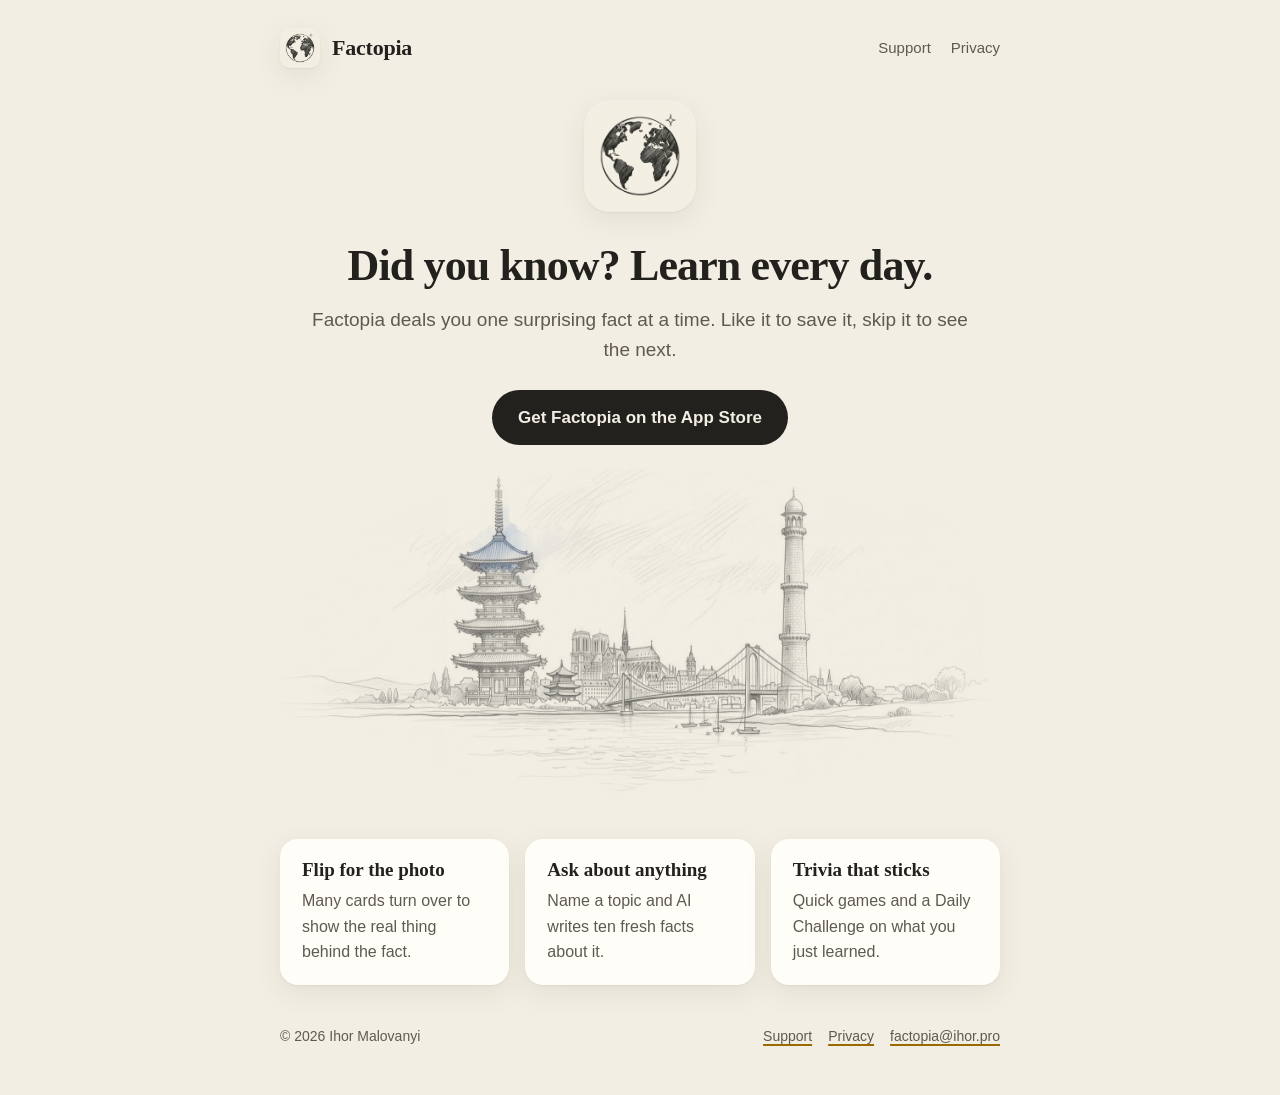
<file: index.html>
<!doctype html>
<html lang="en">
<head>
  <meta charset="utf-8">
  <meta name="viewport" content="width=device-width, initial-scale=1">
  <title>Factopia — Fun Facts &amp; Trivia</title>
  <meta name="description" content="Swipe through fun facts that make you say “wait, really?” Real photos, quick trivia and AI facts on any topic.">
  <link rel="icon" type="image/png" href="images/favicon-64.png">
  <link rel="apple-touch-icon" href="apple-touch-icon.png">
  <link rel="stylesheet" href="style.css">
</head>
<body>
<div class="wrap">

  <header class="site-head">
    <a class="brand" href="./"><img src="images/icon-256.png" alt="">Factopia</a>
    <nav class="site-nav">
      <a href="support.html">Support</a>
      <a href="privacy.html">Privacy</a>
    </nav>
  </header>

  <main>
    <section class="hero">
      <img class="icon" src="images/icon-256.png" alt="The Factopia app icon: a pencil drawing of the globe">
      <h1>Did you know? Learn every day.</h1>
      <p class="lede">Factopia deals you one surprising fact at a time. Like it to save it, skip it to see the next.</p>
      <a class="button" href="https://apps.apple.com/app/id6471019696">Get Factopia on the App Store</a>
      <img class="scene" src="images/world.jpg" width="1700" height="780"
           alt="A pencil sketch of famous landmarks along a river: a pagoda, a cathedral, a suspension bridge and a minaret">
    </section>

    <section class="points">
      <div class="point">
        <h3>Flip for the photo</h3>
        <p>Many cards turn over to show the real thing behind the fact.</p>
      </div>
      <div class="point">
        <h3>Ask about anything</h3>
        <p>Name a topic and AI writes ten fresh facts about it.</p>
      </div>
      <div class="point">
        <h3>Trivia that sticks</h3>
        <p>Quick games and a Daily Challenge on what you just learned.</p>
      </div>
    </section>
  </main>

  <footer class="site-foot">
    <span>© 2026 Ihor Malovanyi</span>
    <nav>
      <a href="support.html">Support</a>
      <a href="privacy.html">Privacy</a>
      <a href="mailto:factopia@ihor.pro">factopia@ihor.pro</a>
    </nav>
  </footer>

</div>
</body>
</html>
</file>
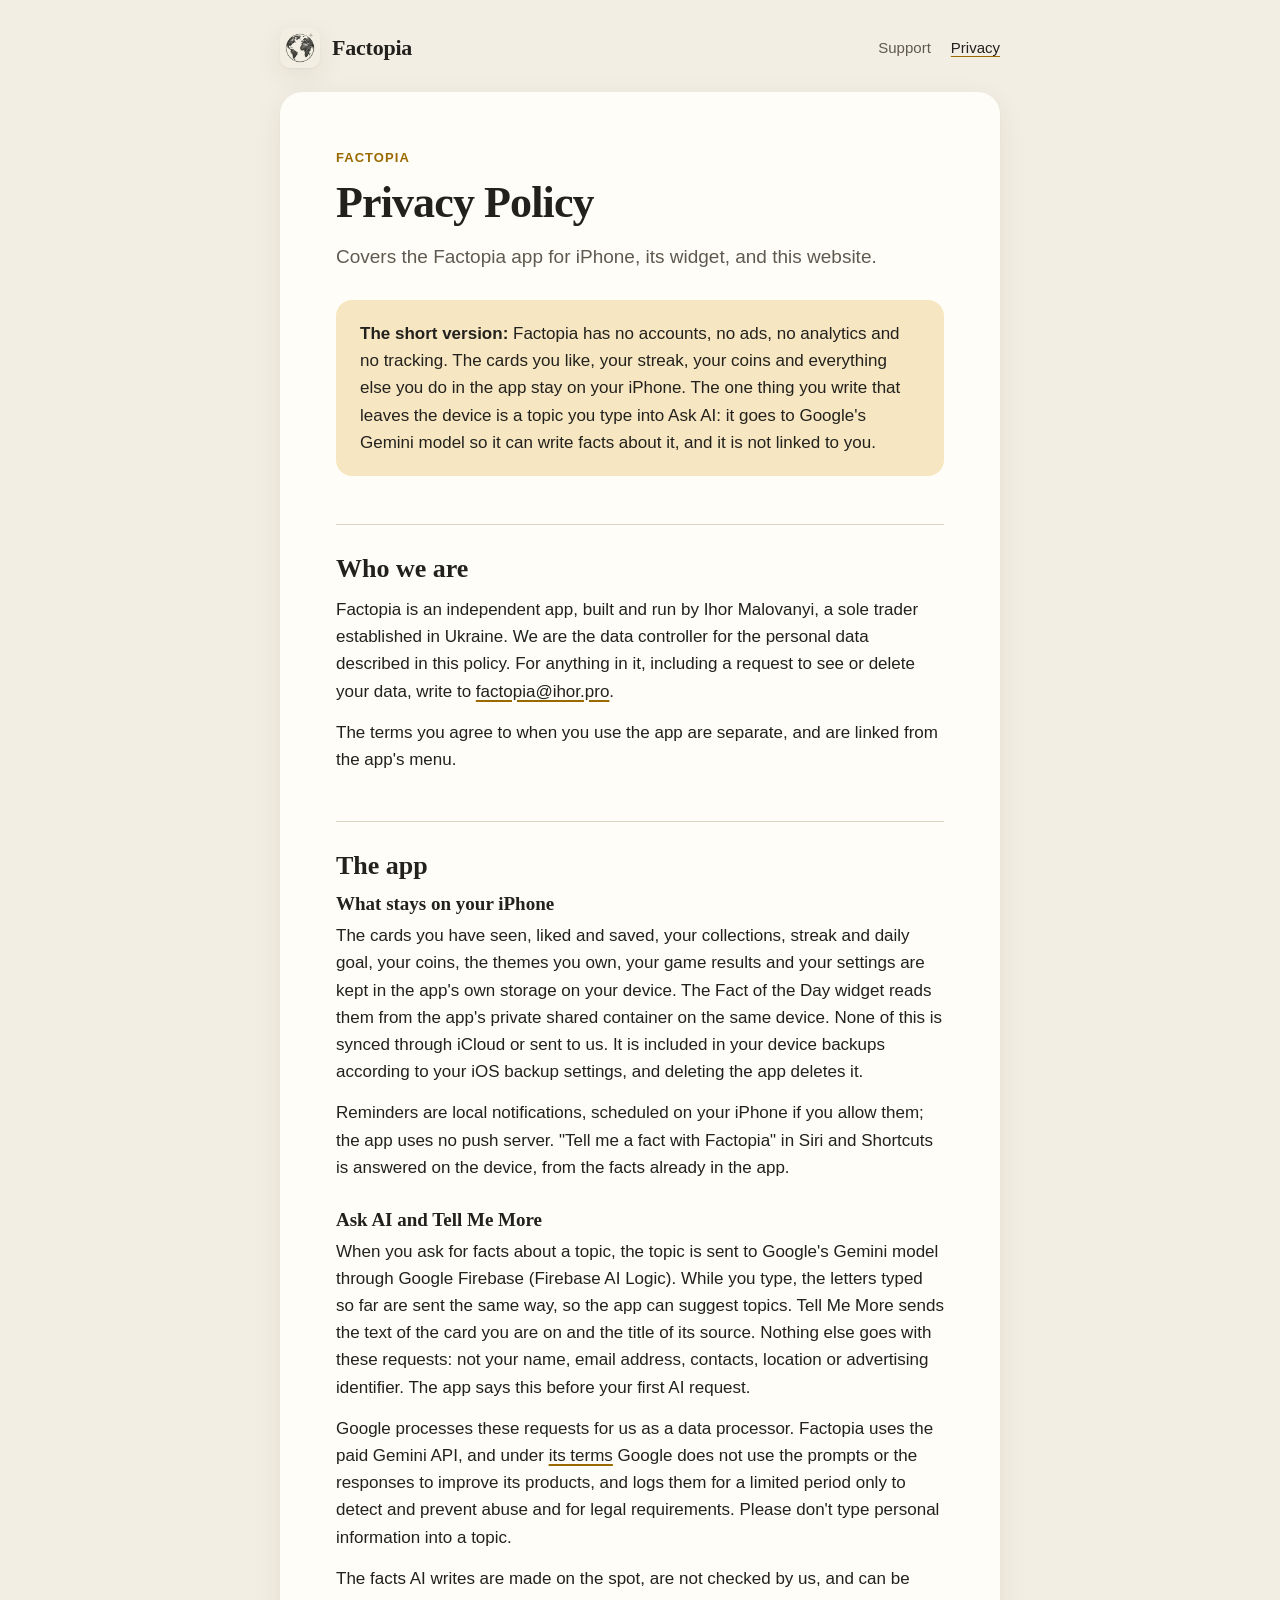
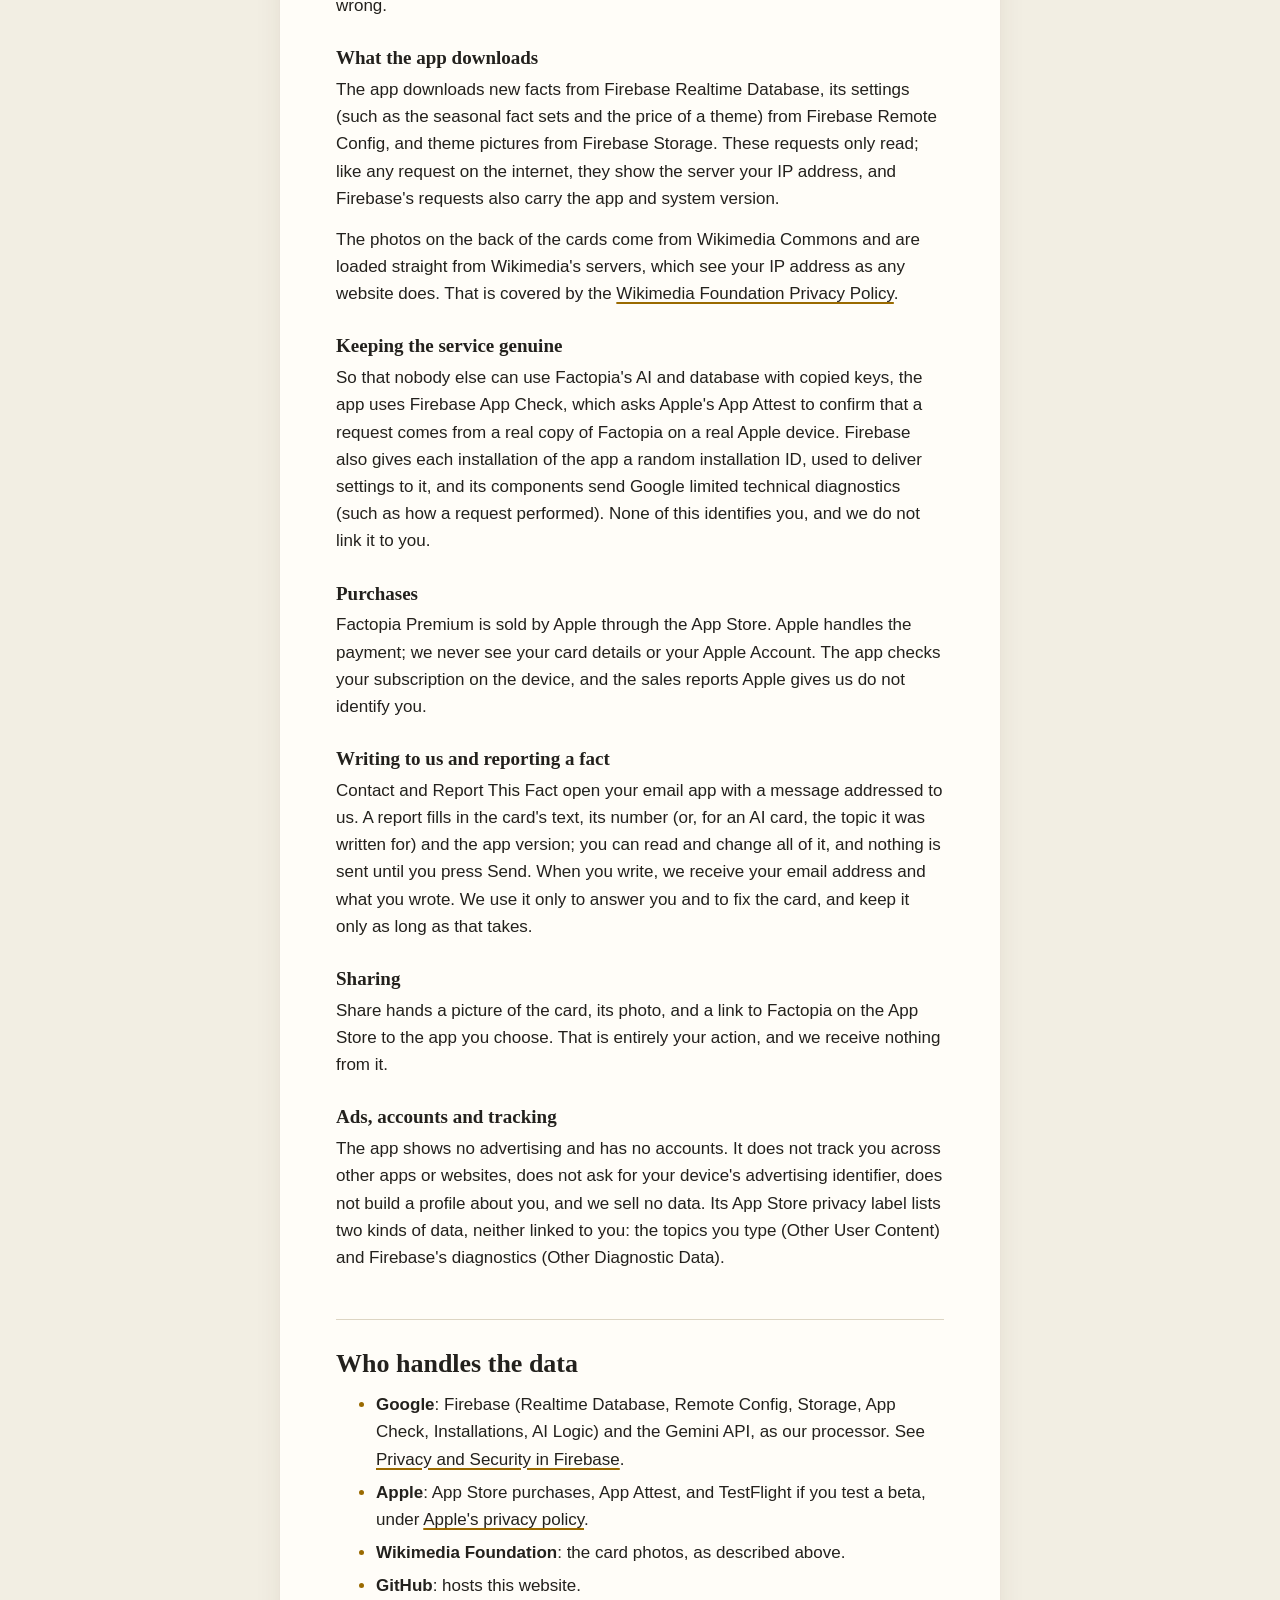
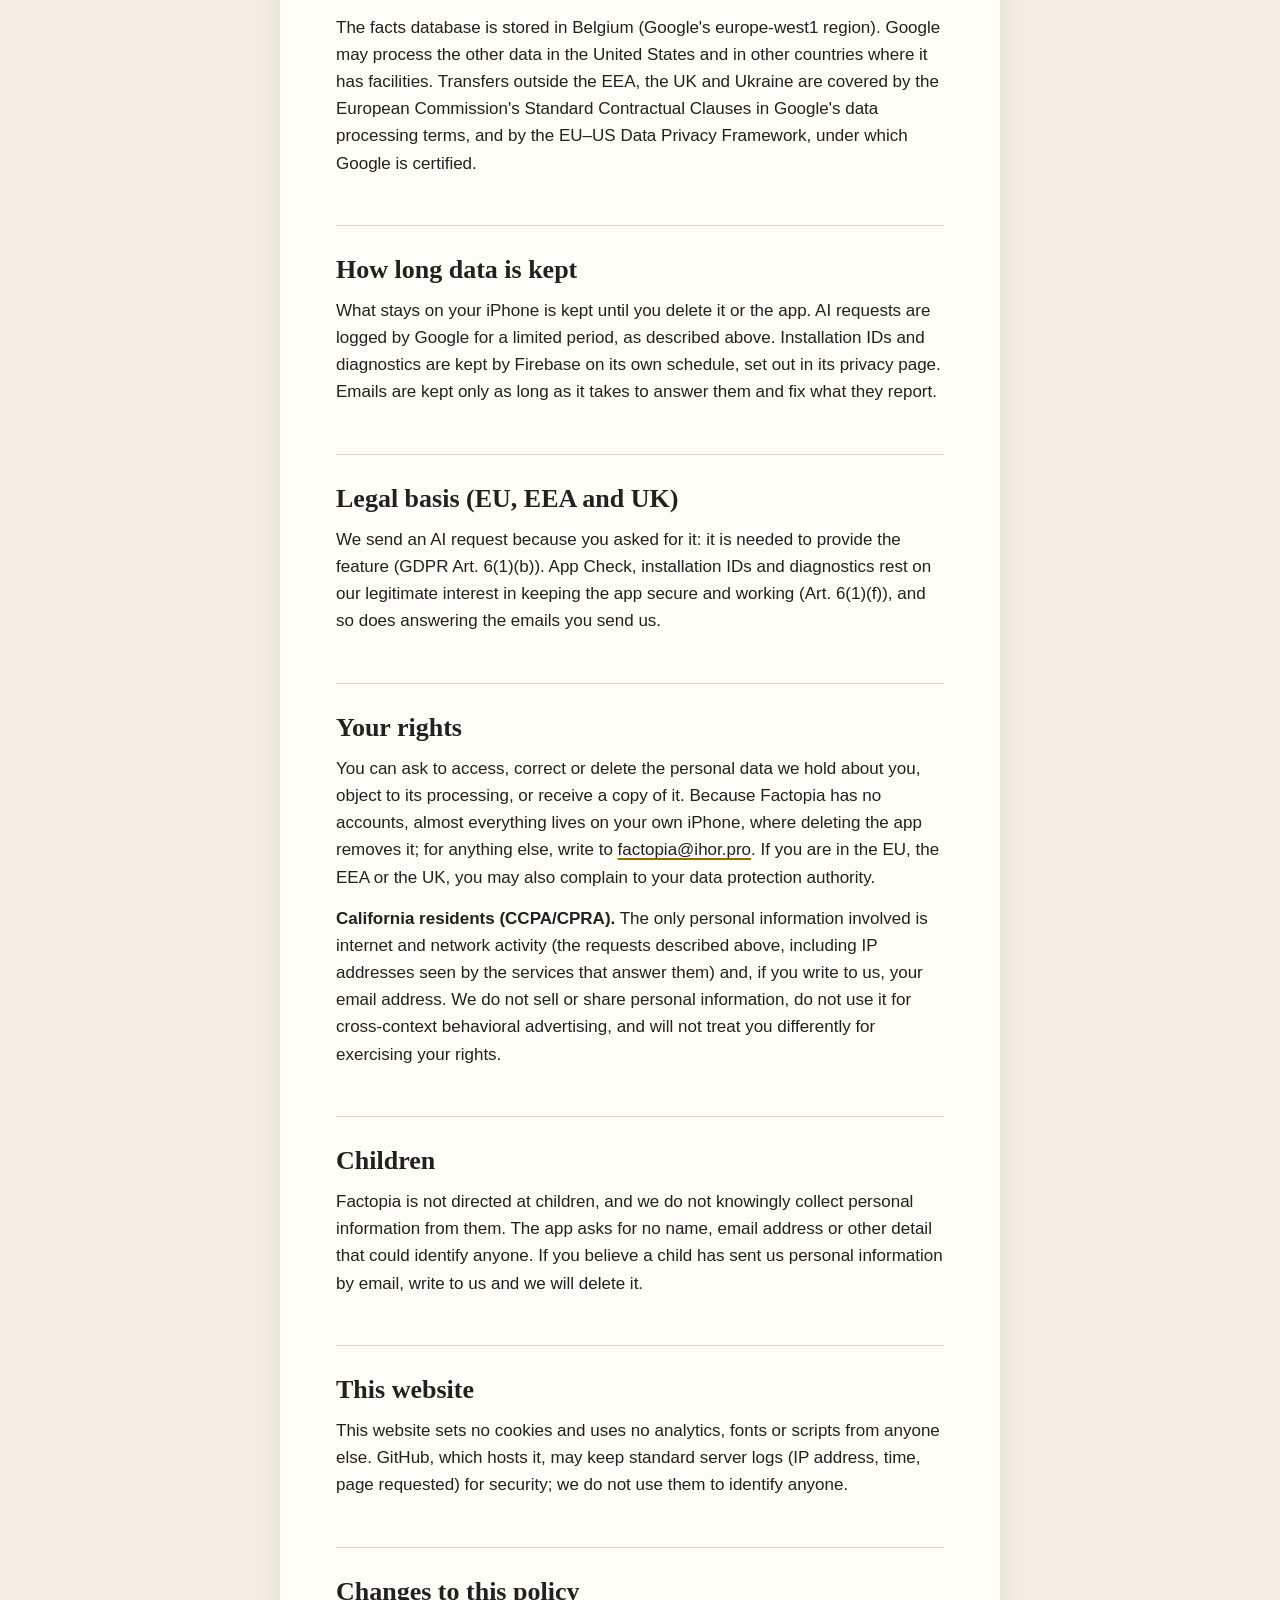
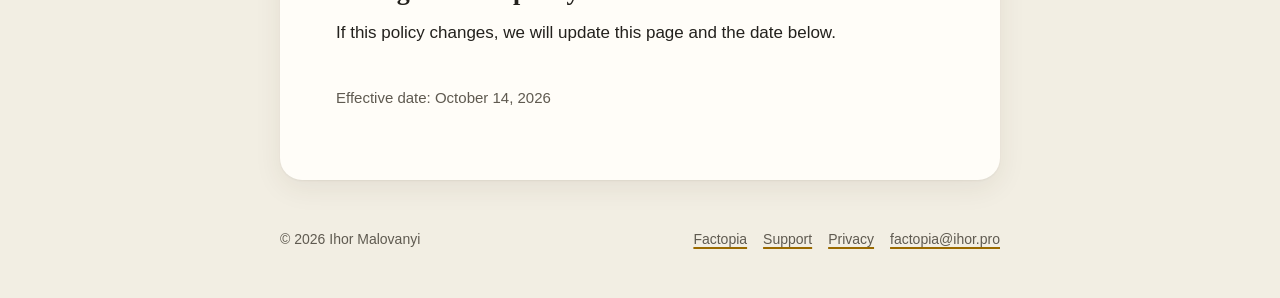
<file: privacy.html>
<!doctype html>
<html lang="en">
<head>
  <meta charset="utf-8">
  <meta name="viewport" content="width=device-width, initial-scale=1">
  <title>Privacy Policy — Factopia</title>
  <meta name="description" content="What the Factopia app keeps on your iPhone, the little it sends, and who handles it.">
  <link rel="icon" type="image/png" href="images/favicon-64.png">
  <link rel="apple-touch-icon" href="apple-touch-icon.png">
  <link rel="stylesheet" href="style.css">
</head>
<body>
<div class="wrap">

  <header class="site-head">
    <a class="brand" href="./"><img src="images/icon-256.png" alt="">Factopia</a>
    <nav class="site-nav">
      <a href="support.html">Support</a>
      <a href="privacy.html" aria-current="page">Privacy</a>
    </nav>
  </header>

  <main class="sheet">
    <p class="eyebrow">Factopia</p>
    <h1>Privacy Policy</h1>
    <p class="lede">Covers the Factopia app for iPhone, its widget, and this website.</p>

    <div class="short">
      <p><strong>The short version:</strong> Factopia has no accounts, no ads, no analytics and no tracking. The
      cards you like, your streak, your coins and everything else you do in the app stay on your iPhone. The one thing
      you write that leaves the device is a topic you type into Ask AI: it goes to Google's Gemini model so it can
      write facts about it, and it is not linked to you.</p>
    </div>

    <h2>Who we are</h2>
    <p>Factopia is an independent app, built and run by Ihor Malovanyi, a sole trader established in Ukraine. We are
    the data controller for the personal data described in this policy. For anything in it, including a request to
    see or delete your data, write to <a href="mailto:factopia@ihor.pro">factopia@ihor.pro</a>.</p>
    <p>The terms you agree to when you use the app are separate, and are linked from the app's menu.</p>

    <h2>The app</h2>

    <h3>What stays on your iPhone</h3>
    <p>The cards you have seen, liked and saved, your collections, streak and daily goal, your coins, the themes you
    own, your game results and your settings are kept in the app's own storage on your device. The Fact of the Day
    widget reads them from the app's private shared container on the same device. None of this is synced through
    iCloud or sent to us. It is included in your device backups according to your iOS backup settings, and deleting
    the app deletes it.</p>
    <p>Reminders are local notifications, scheduled on your iPhone if you allow them; the app uses no push server.
    "Tell me a fact with Factopia" in Siri and Shortcuts is answered on the device, from the facts already in the
    app.</p>

    <h3>Ask AI and Tell Me More</h3>
    <p>When you ask for facts about a topic, the topic is sent to Google's Gemini model through Google Firebase
    (Firebase AI Logic). While you type, the letters typed so far are sent the same way, so the app can suggest
    topics. Tell Me More sends the text of the card you are on and the title of its source. Nothing else goes with
    these requests: not your name, email address, contacts, location or advertising identifier. The app says this
    before your first AI request.</p>
    <p>Google processes these requests for us as a data processor. Factopia uses the paid Gemini API, and under
    <a href="https://ai.google.dev/gemini-api/terms">its terms</a> Google does not use the prompts or the responses to
    improve its products, and logs them for a limited period only to detect and prevent abuse and for legal
    requirements. Please don't type personal information into a topic.</p>
    <p>The facts AI writes are made on the spot, are not checked by us, and can be wrong.</p>

    <h3>What the app downloads</h3>
    <p>The app downloads new facts from Firebase Realtime Database, its settings (such as the seasonal fact sets and
    the price of a theme) from Firebase Remote Config, and theme pictures from Firebase Storage. These requests only
    read; like any request on the internet, they show the server your IP address, and Firebase's requests also carry
    the app and system version.</p>
    <p>The photos on the back of the cards come from Wikimedia Commons and are loaded straight from Wikimedia's
    servers, which see your IP address as any website does. That is covered by the
    <a href="https://foundation.wikimedia.org/wiki/Policy:Privacy_policy">Wikimedia Foundation Privacy Policy</a>.</p>

    <h3>Keeping the service genuine</h3>
    <p>So that nobody else can use Factopia's AI and database with copied keys, the app uses Firebase App Check, which
    asks Apple's App Attest to confirm that a request comes from a real copy of Factopia on a real Apple device.
    Firebase also gives each installation of the app a random installation ID, used to deliver settings to it, and
    its components send Google limited technical diagnostics (such as how a request performed). None of this
    identifies you, and we do not link it to you.</p>

    <h3>Purchases</h3>
    <p>Factopia Premium is sold by Apple through the App Store. Apple handles the payment; we never see your card
    details or your Apple Account. The app checks your subscription on the device, and the sales reports Apple gives
    us do not identify you.</p>

    <h3>Writing to us and reporting a fact</h3>
    <p>Contact and Report This Fact open your email app with a message addressed to us. A report fills in the card's
    text, its number (or, for an AI card, the topic it was written for) and the app version; you can read and change
    all of it, and nothing is sent until you press Send. When you write, we receive your email address and what you
    wrote. We use it only to answer you and to fix the card, and keep it only as long as that takes.</p>

    <h3>Sharing</h3>
    <p>Share hands a picture of the card, its photo, and a link to Factopia on the App Store to the app you choose. That
    is entirely your action, and we receive nothing from it.</p>

    <h3>Ads, accounts and tracking</h3>
    <p>The app shows no advertising and has no accounts. It does not track you across other apps or websites, does
    not ask for your device's advertising identifier, does not build a profile about you, and we sell no data. Its App
    Store privacy label lists two kinds of data, neither linked to you: the topics you type (Other User Content) and
    Firebase's diagnostics (Other Diagnostic Data).</p>

    <h2>Who handles the data</h2>
    <ul>
      <li><strong>Google</strong>: Firebase (Realtime Database, Remote Config, Storage, App Check, Installations, AI
      Logic) and the Gemini API, as our processor. See <a href="https://firebase.google.com/support/privacy">Privacy
      and Security in Firebase</a>.</li>
      <li><strong>Apple</strong>: App Store purchases, App Attest, and TestFlight if you test a beta, under
      <a href="https://www.apple.com/legal/privacy/">Apple's privacy policy</a>.</li>
      <li><strong>Wikimedia Foundation</strong>: the card photos, as described above.</li>
      <li><strong>GitHub</strong>: hosts this website.</li>
    </ul>
    <p>The facts database is stored in Belgium (Google's europe-west1 region). Google may process the other data in
    the United States and in other countries where it has facilities. Transfers outside the EEA, the UK and Ukraine
    are covered by the European Commission's Standard Contractual Clauses in Google's data processing terms, and by
    the EU–US Data Privacy Framework, under which Google is certified.</p>

    <h2>How long data is kept</h2>
    <p>What stays on your iPhone is kept until you delete it or the app. AI requests are logged by Google for a limited
    period, as described above. Installation IDs and diagnostics are kept by Firebase on its own schedule, set out in
    its privacy page. Emails are kept only as long as it takes to answer them and fix what they report.</p>

    <h2>Legal basis (EU, EEA and UK)</h2>
    <p>We send an AI request because you asked for it: it is needed to provide the feature (GDPR Art. 6(1)(b)). App
    Check, installation IDs and diagnostics rest on our legitimate interest in keeping the app secure and working
    (Art. 6(1)(f)), and so does answering the emails you send us.</p>

    <h2>Your rights</h2>
    <p>You can ask to access, correct or delete the personal data we hold about you, object to its processing, or
    receive a copy of it. Because Factopia has no accounts, almost everything lives on your own iPhone, where deleting
    the app removes it; for anything else, write to <a href="mailto:factopia@ihor.pro">factopia@ihor.pro</a>. If you
    are in the EU, the EEA or the UK, you may also complain to your data protection authority.</p>
    <p><strong>California residents (CCPA/CPRA).</strong> The only personal information involved is internet and
    network activity (the requests described above, including IP addresses seen by the services that answer them)
    and, if you write to us, your email address. We do not sell or share personal information, do not use it for
    cross-context behavioral advertising, and will not treat you differently for exercising your rights.</p>

    <h2>Children</h2>
    <p>Factopia is not directed at children, and we do not knowingly collect personal information from them. The app
    asks for no name, email address or other detail that could identify anyone. If you believe a child has sent us
    personal information by email, write to us and we will delete it.</p>

    <h2>This website</h2>
    <p>This website sets no cookies and uses no analytics, fonts or scripts from anyone else. GitHub, which hosts it,
    may keep standard server logs (IP address, time, page requested) for security; we do not use them to identify
    anyone.</p>

    <h2>Changes to this policy</h2>
    <p>If this policy changes, we will update this page and the date below.</p>

    <p class="meta">Effective date: October 14, 2026</p>
  </main>

  <footer class="site-foot">
    <span>© 2026 Ihor Malovanyi</span>
    <nav>
      <a href="./">Factopia</a>
      <a href="support.html">Support</a>
      <a href="privacy.html">Privacy</a>
      <a href="mailto:factopia@ihor.pro">factopia@ihor.pro</a>
    </nav>
  </footer>

</div>
</body>
</html>
</file>
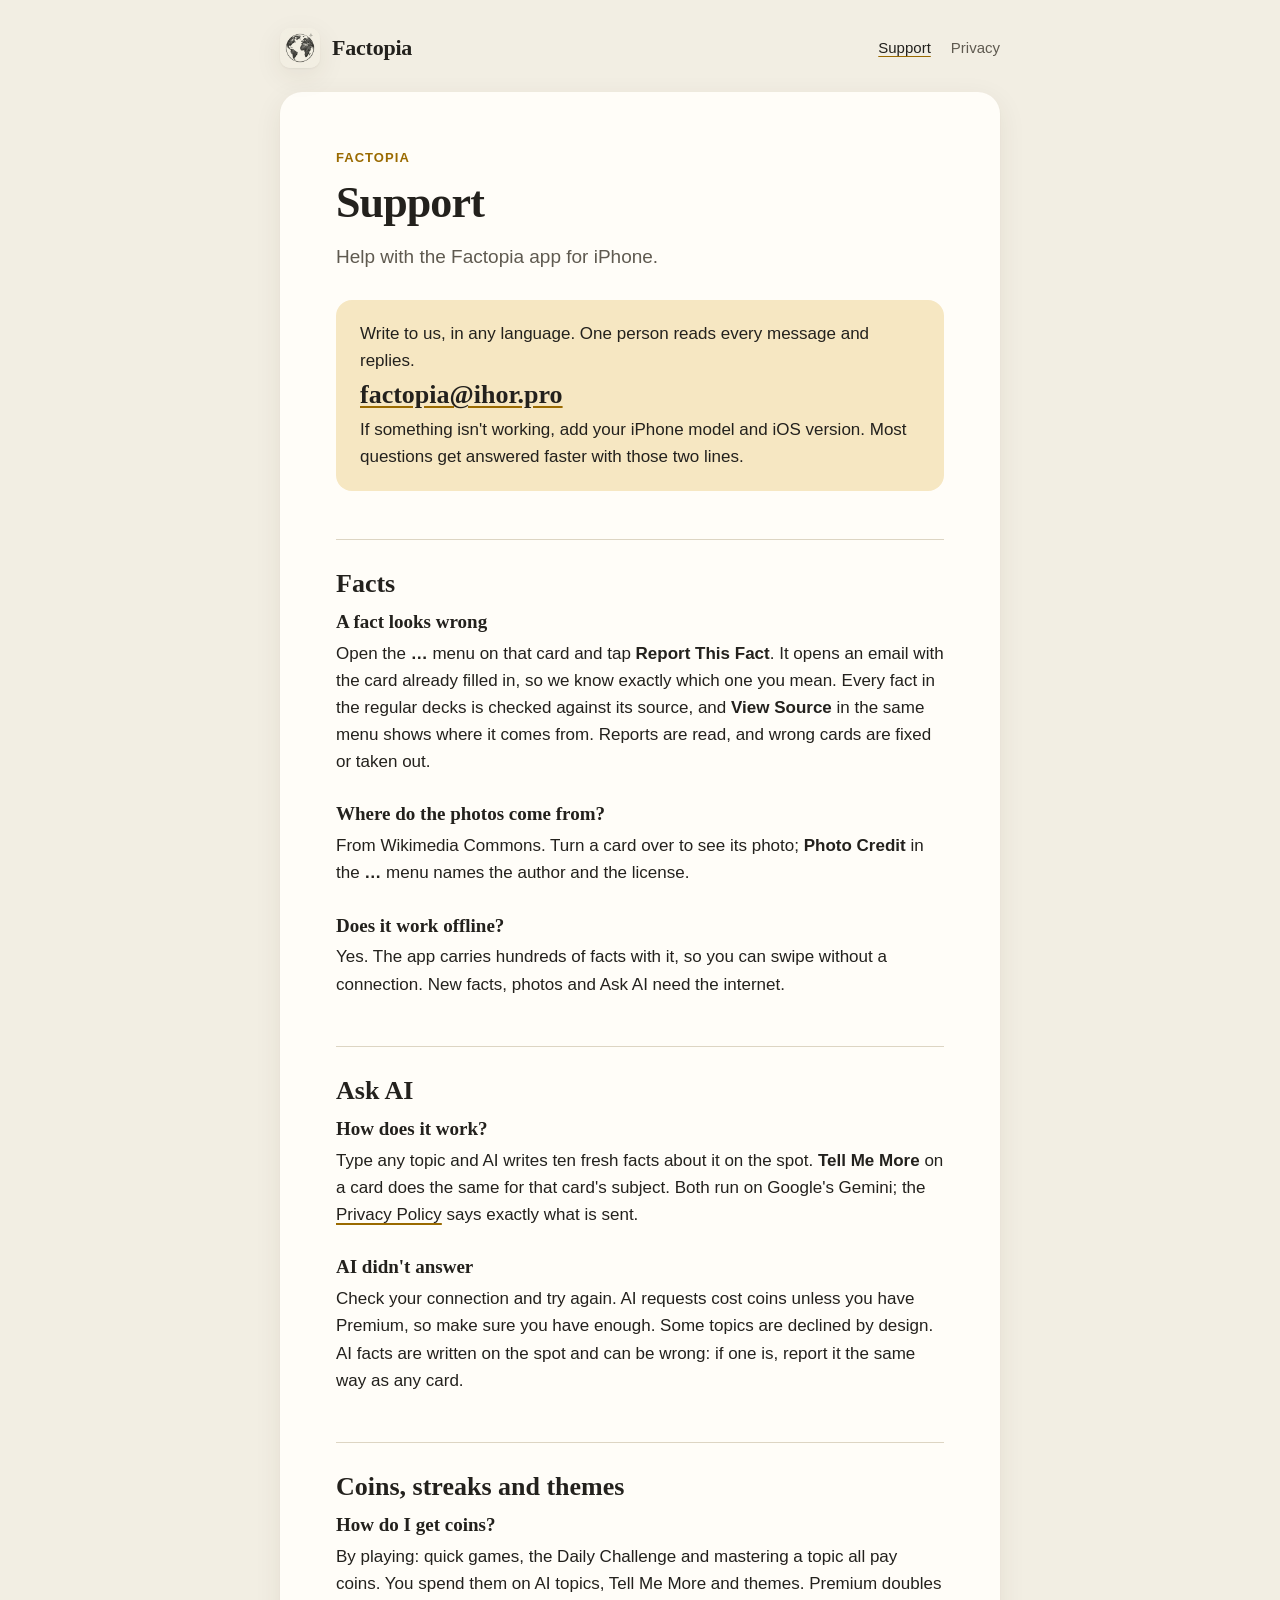
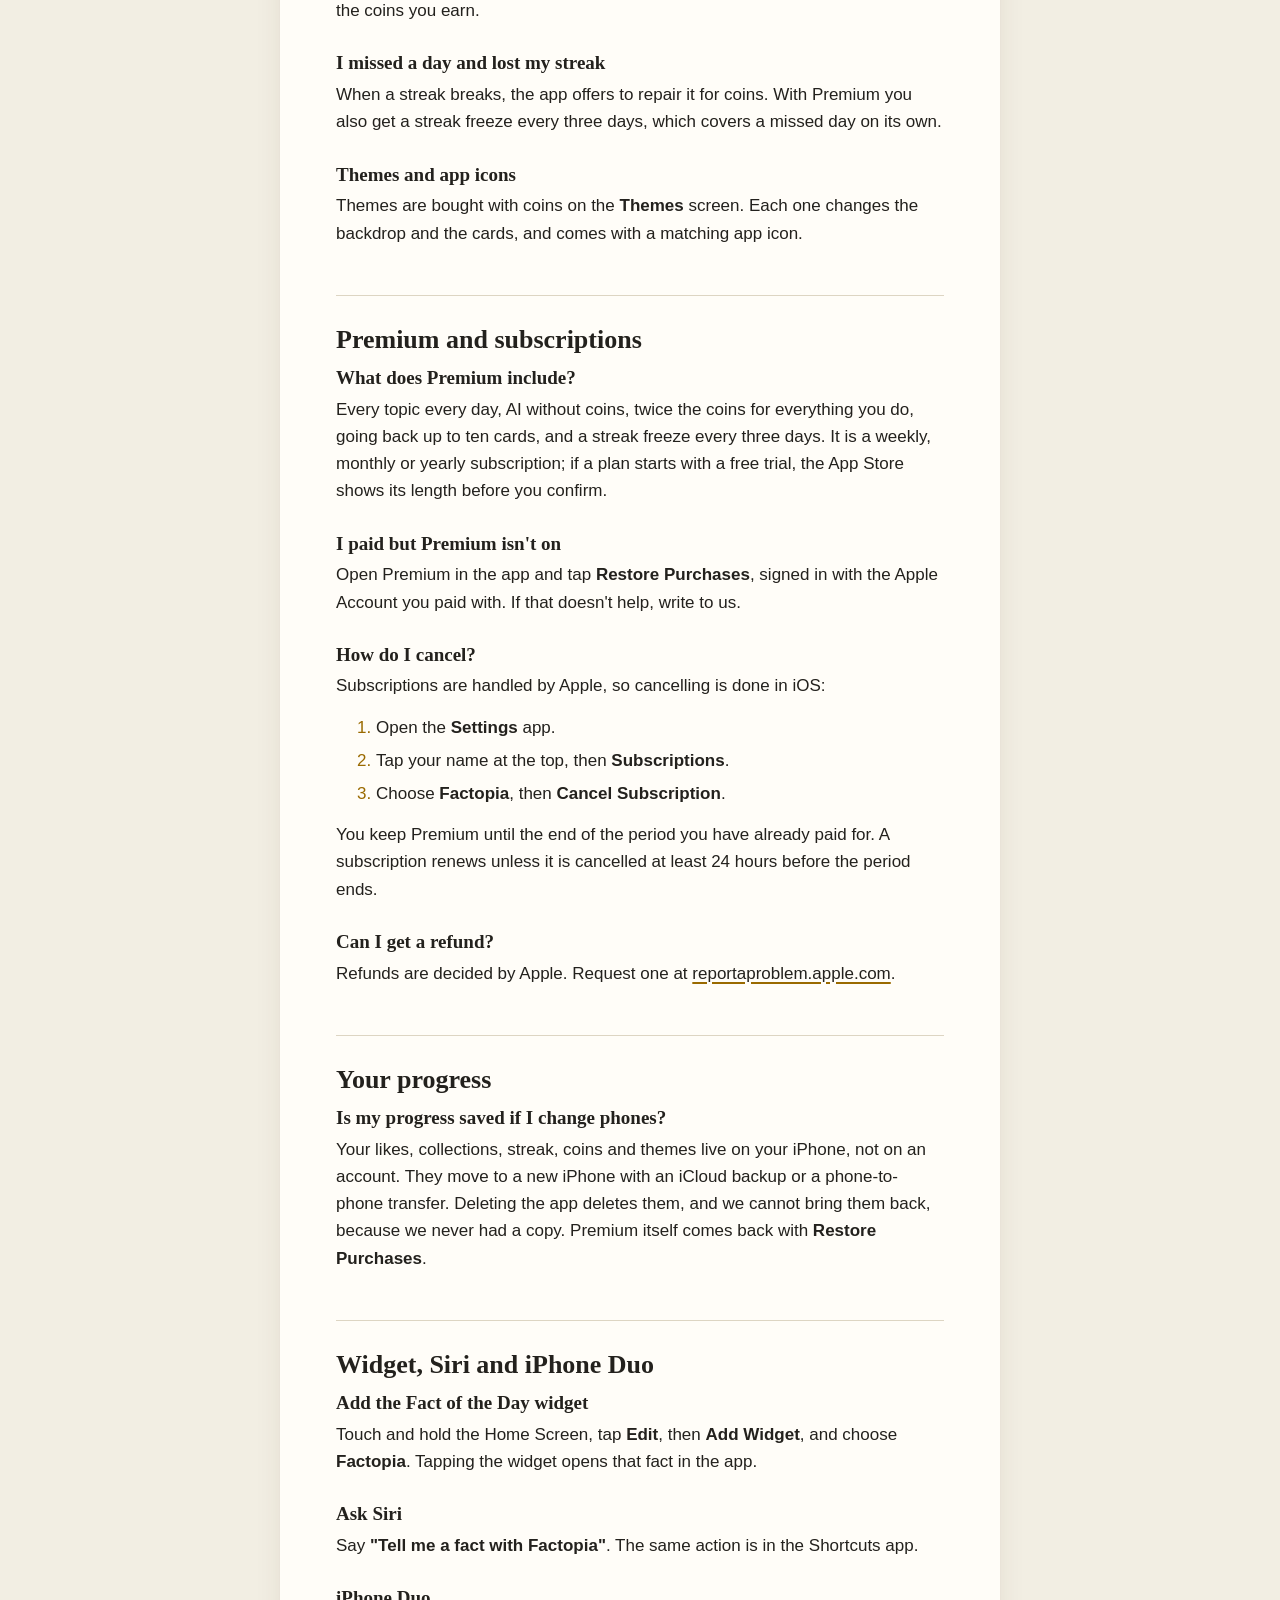
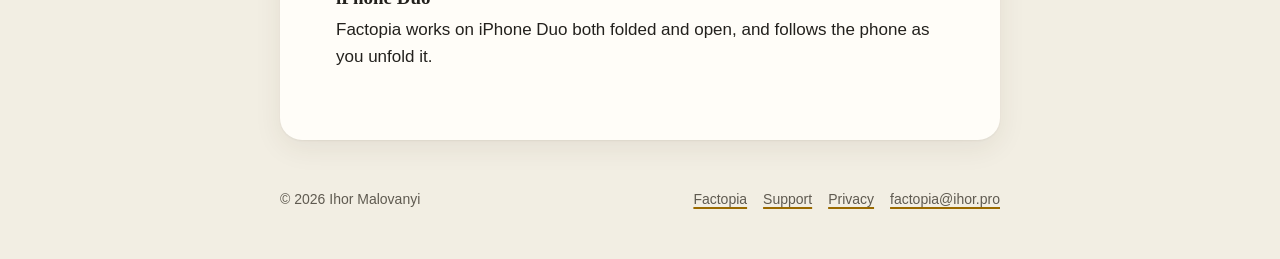
<file: support.html>
<!doctype html>
<html lang="en">
<head>
  <meta charset="utf-8">
  <meta name="viewport" content="width=device-width, initial-scale=1">
  <title>Support — Factopia</title>
  <meta name="description" content="Help with the Factopia app: cards, Ask AI, coins, streaks, Premium and the widget.">
  <link rel="icon" type="image/png" href="images/favicon-64.png">
  <link rel="apple-touch-icon" href="apple-touch-icon.png">
  <link rel="stylesheet" href="style.css">
</head>
<body>
<div class="wrap">

  <header class="site-head">
    <a class="brand" href="./"><img src="images/icon-256.png" alt="">Factopia</a>
    <nav class="site-nav">
      <a href="support.html" aria-current="page">Support</a>
      <a href="privacy.html">Privacy</a>
    </nav>
  </header>

  <main class="sheet">
    <p class="eyebrow">Factopia</p>
    <h1>Support</h1>
    <p class="lede">Help with the Factopia app for iPhone.</p>

    <div class="contact">
      <p>Write to us, in any language. One person reads every message and replies.</p>
      <a class="address" href="mailto:factopia@ihor.pro">factopia@ihor.pro</a>
      <p>If something isn't working, add your iPhone model and iOS version. Most questions get answered faster with
      those two lines.</p>
    </div>

    <h2>Facts</h2>

    <h3>A fact looks wrong</h3>
    <p>Open the <strong>…</strong> menu on that card and tap <strong>Report This Fact</strong>. It opens an email with
    the card already filled in, so we know exactly which one you mean. Every fact in the regular decks is checked
    against its source, and <strong>View Source</strong> in the same menu shows where it comes from. Reports are read,
    and wrong cards are fixed or taken out.</p>

    <h3>Where do the photos come from?</h3>
    <p>From Wikimedia Commons. Turn a card over to see its photo; <strong>Photo Credit</strong> in the <strong>…</strong>
    menu names the author and the license.</p>

    <h3>Does it work offline?</h3>
    <p>Yes. The app carries hundreds of facts with it, so you can swipe without a connection. New facts, photos and
    Ask AI need the internet.</p>

    <h2>Ask AI</h2>

    <h3>How does it work?</h3>
    <p>Type any topic and AI writes ten fresh facts about it on the spot. <strong>Tell Me More</strong> on a card does
    the same for that card's subject. Both run on Google's Gemini; the <a href="privacy.html">Privacy Policy</a> says
    exactly what is sent.</p>

    <h3>AI didn't answer</h3>
    <p>Check your connection and try again. AI requests cost coins unless you have Premium, so make sure you have
    enough. Some topics are declined by design. AI facts are written on the spot and can be wrong: if one is, report
    it the same way as any card.</p>

    <h2>Coins, streaks and themes</h2>

    <h3>How do I get coins?</h3>
    <p>By playing: quick games, the Daily Challenge and mastering a topic all pay coins. You spend them on AI topics,
    Tell Me More and themes. Premium doubles the coins you earn.</p>

    <h3>I missed a day and lost my streak</h3>
    <p>When a streak breaks, the app offers to repair it for coins. With Premium you also get a streak freeze every
    three days, which covers a missed day on its own.</p>

    <h3>Themes and app icons</h3>
    <p>Themes are bought with coins on the <strong>Themes</strong> screen. Each one changes the backdrop and the cards,
    and comes with a matching app icon.</p>

    <h2>Premium and subscriptions</h2>

    <h3>What does Premium include?</h3>
    <p>Every topic every day, AI without coins, twice the coins for everything you do, going back up to ten cards, and
    a streak freeze every three days. It is a weekly, monthly or yearly subscription; if a plan starts with a free
    trial, the App Store shows its length before you confirm.</p>

    <h3>I paid but Premium isn't on</h3>
    <p>Open Premium in the app and tap <strong>Restore Purchases</strong>, signed in with the Apple Account you paid
    with. If that doesn't help, write to us.</p>

    <h3>How do I cancel?</h3>
    <p>Subscriptions are handled by Apple, so cancelling is done in iOS:</p>
    <ol>
      <li>Open the <strong>Settings</strong> app.</li>
      <li>Tap your name at the top, then <strong>Subscriptions</strong>.</li>
      <li>Choose <strong>Factopia</strong>, then <strong>Cancel Subscription</strong>.</li>
    </ol>
    <p>You keep Premium until the end of the period you have already paid for. A subscription renews unless it is
    cancelled at least 24 hours before the period ends.</p>

    <h3>Can I get a refund?</h3>
    <p>Refunds are decided by Apple. Request one at <a href="https://reportaproblem.apple.com">reportaproblem.apple.com</a>.</p>

    <h2>Your progress</h2>

    <h3>Is my progress saved if I change phones?</h3>
    <p>Your likes, collections, streak, coins and themes live on your iPhone, not on an account. They move to a new
    iPhone with an iCloud backup or a phone-to-phone transfer. Deleting the app deletes them, and we cannot bring them
    back, because we never had a copy. Premium itself comes back with <strong>Restore Purchases</strong>.</p>

    <h2>Widget, Siri and iPhone Duo</h2>

    <h3>Add the Fact of the Day widget</h3>
    <p>Touch and hold the Home Screen, tap <strong>Edit</strong>, then <strong>Add Widget</strong>, and choose
    <strong>Factopia</strong>. Tapping the widget opens that fact in the app.</p>

    <h3>Ask Siri</h3>
    <p>Say <strong>"Tell me a fact with Factopia"</strong>. The same action is in the Shortcuts app.</p>

    <h3>iPhone Duo</h3>
    <p>Factopia works on iPhone Duo both folded and open, and follows the phone as you unfold it.</p>
  </main>

  <footer class="site-foot">
    <span>© 2026 Ihor Malovanyi</span>
    <nav>
      <a href="./">Factopia</a>
      <a href="support.html">Support</a>
      <a href="privacy.html">Privacy</a>
      <a href="mailto:factopia@ihor.pro">factopia@ihor.pro</a>
    </nav>
  </footer>

</div>
</body>
</html>
</file>
<file: style.css>
/* Factopia — the paper the app's icon is drawn on, and the ink it is drawn with. */

:root {
  --paper: #f2eee3;
  --sheet: #fffdf8;
  --ink: #23211d;
  --soft: #5f5a50;
  --rule: #ddd5c3;
  --gold: #9a6a00;
  --gold-wash: #f6e7c2;
  --shadow: 0 1px 2px rgba(60, 50, 30, .06), 0 8px 28px rgba(60, 50, 30, .08);
  --serif: ui-serif, "New York", "Iowan Old Style", Georgia, "Times New Roman", serif;
  --sans: -apple-system, BlinkMacSystemFont, "SF Pro Text", "Segoe UI", Roboto, "Helvetica Neue", Arial, sans-serif;
  color-scheme: light;
}

@media (prefers-color-scheme: dark) {
  :root {
    --paper: #1a1916;
    --sheet: #23211d;
    --ink: #ece7da;
    --soft: #a7a091;
    --rule: #3a362e;
    --gold: #e8b84f;
    --gold-wash: #3a2f17;
    --shadow: 0 1px 2px rgba(0, 0, 0, .3), 0 8px 28px rgba(0, 0, 0, .35);
    color-scheme: dark;
  }
}

*, *::before, *::after { box-sizing: border-box; }

html { -webkit-text-size-adjust: 100%; }

body {
  margin: 0;
  background: var(--paper);
  color: var(--ink);
  font: 17px/1.6 var(--sans);
  padding-inline: 16px;
}

a { color: inherit; text-decoration-color: var(--gold); text-decoration-thickness: 1.5px; text-underline-offset: 3px; }
a:hover { color: var(--gold); }

.wrap { max-width: 720px; margin-inline: auto; }

/* Header and footer */

.site-head {
  display: flex;
  align-items: center;
  justify-content: space-between;
  gap: 16px;
  flex-wrap: wrap;
  padding-block: 28px 8px;
}

.brand {
  display: inline-flex;
  align-items: center;
  gap: 12px;
  text-decoration: none;
  font: 600 22px/1 var(--serif);
  letter-spacing: -.01em;
}
.brand img { width: 40px; height: 40px; border-radius: 10px; box-shadow: var(--shadow); }

.site-nav { display: flex; gap: 20px; font-size: 15px; }
.site-nav a { text-decoration: none; color: var(--soft); }
.site-nav a:hover, .site-nav a[aria-current] { color: var(--ink); }
.site-nav a[aria-current] { text-decoration: underline; text-decoration-color: var(--gold); }

.site-foot {
  display: flex;
  flex-wrap: wrap;
  gap: 8px 20px;
  justify-content: space-between;
  padding-block: 32px 48px;
  color: var(--soft);
  font-size: 14px;
}
.site-foot nav { display: flex; flex-wrap: wrap; gap: 8px 16px; }

/* The sheet a document is printed on: the app's fact card, at reading size */

.sheet {
  background: var(--sheet);
  border-radius: 22px;
  box-shadow: var(--shadow);
  padding: clamp(24px, 6vw, 56px);
  margin-block: 16px;
}

.eyebrow {
  font-size: 13px;
  font-weight: 600;
  letter-spacing: .08em;
  text-transform: uppercase;
  color: var(--gold);
  margin: 0 0 8px;
}

h1, h2, h3 { font-family: var(--serif); font-weight: 600; text-wrap: balance; line-height: 1.2; }
h1 { font-size: clamp(32px, 6vw, 44px); letter-spacing: -.02em; margin: 0 0 12px; }
h2 { font-size: 26px; margin: 48px 0 12px; padding-top: 28px; border-top: 1px solid var(--rule); }
h3 { font-size: 19px; margin: 28px 0 6px; }
h2 + h3 { margin-top: 12px; }

p, ul, ol { margin: 0 0 14px; max-width: 65ch; }
li { margin-bottom: 6px; }
li::marker { color: var(--gold); }

.lede { font-size: 19px; color: var(--soft); margin-bottom: 0; }

.short {
  background: var(--gold-wash);
  border-radius: 16px;
  padding: 20px 24px;
  margin-block: 28px 8px;
}
.short p:last-child { margin-bottom: 0; }

.meta { color: var(--soft); font-size: 15px; margin-top: 40px; }

/* Support: the address to write to */

.contact {
  display: grid;
  gap: 4px;
  background: var(--gold-wash);
  border-radius: 16px;
  padding: 20px 24px;
  margin-block: 28px 8px;
}
.contact .address {
  font: 600 clamp(20px, 5vw, 26px)/1.3 var(--serif);
  user-select: all;
  overflow-wrap: anywhere;
}
.contact p { margin: 0; }

/* Home */

.hero { text-align: center; padding-block: 24px 8px; }
.hero .icon { width: 112px; height: 112px; border-radius: 26px; box-shadow: var(--shadow); }
.hero h1 { margin-top: 20px; }
.hero .lede { margin-inline: auto; }

.scene {
  display: block;
  width: 100%;
  max-width: 100%;
  height: auto;
  margin-block: 24px 0;
  mix-blend-mode: multiply;
  -webkit-mask-image: radial-gradient(ellipse 60% 62% at 50% 50%, #000 62%, transparent 100%);
  mask-image: radial-gradient(ellipse 60% 62% at 50% 50%, #000 62%, transparent 100%);
}
@media (prefers-color-scheme: dark) {
  .scene { filter: invert(1) hue-rotate(180deg); mix-blend-mode: screen; opacity: .85; }
}

.button {
  display: inline-block;
  margin-top: 24px;
  padding: 14px 26px;
  border-radius: 999px;
  background: var(--ink);
  color: var(--paper);
  font-weight: 600;
  text-decoration: none;
}
.button:hover { color: var(--paper); opacity: .88; }

.points { display: grid; grid-template-columns: repeat(auto-fit, minmax(200px, 1fr)); gap: 16px; margin-block: 32px 8px; }
.point { background: var(--sheet); border-radius: 18px; box-shadow: var(--shadow); padding: 20px 22px; min-width: 0; }
.point h3 { margin-top: 0; }
.point p { margin: 0; color: var(--soft); font-size: 16px; }
</file>
